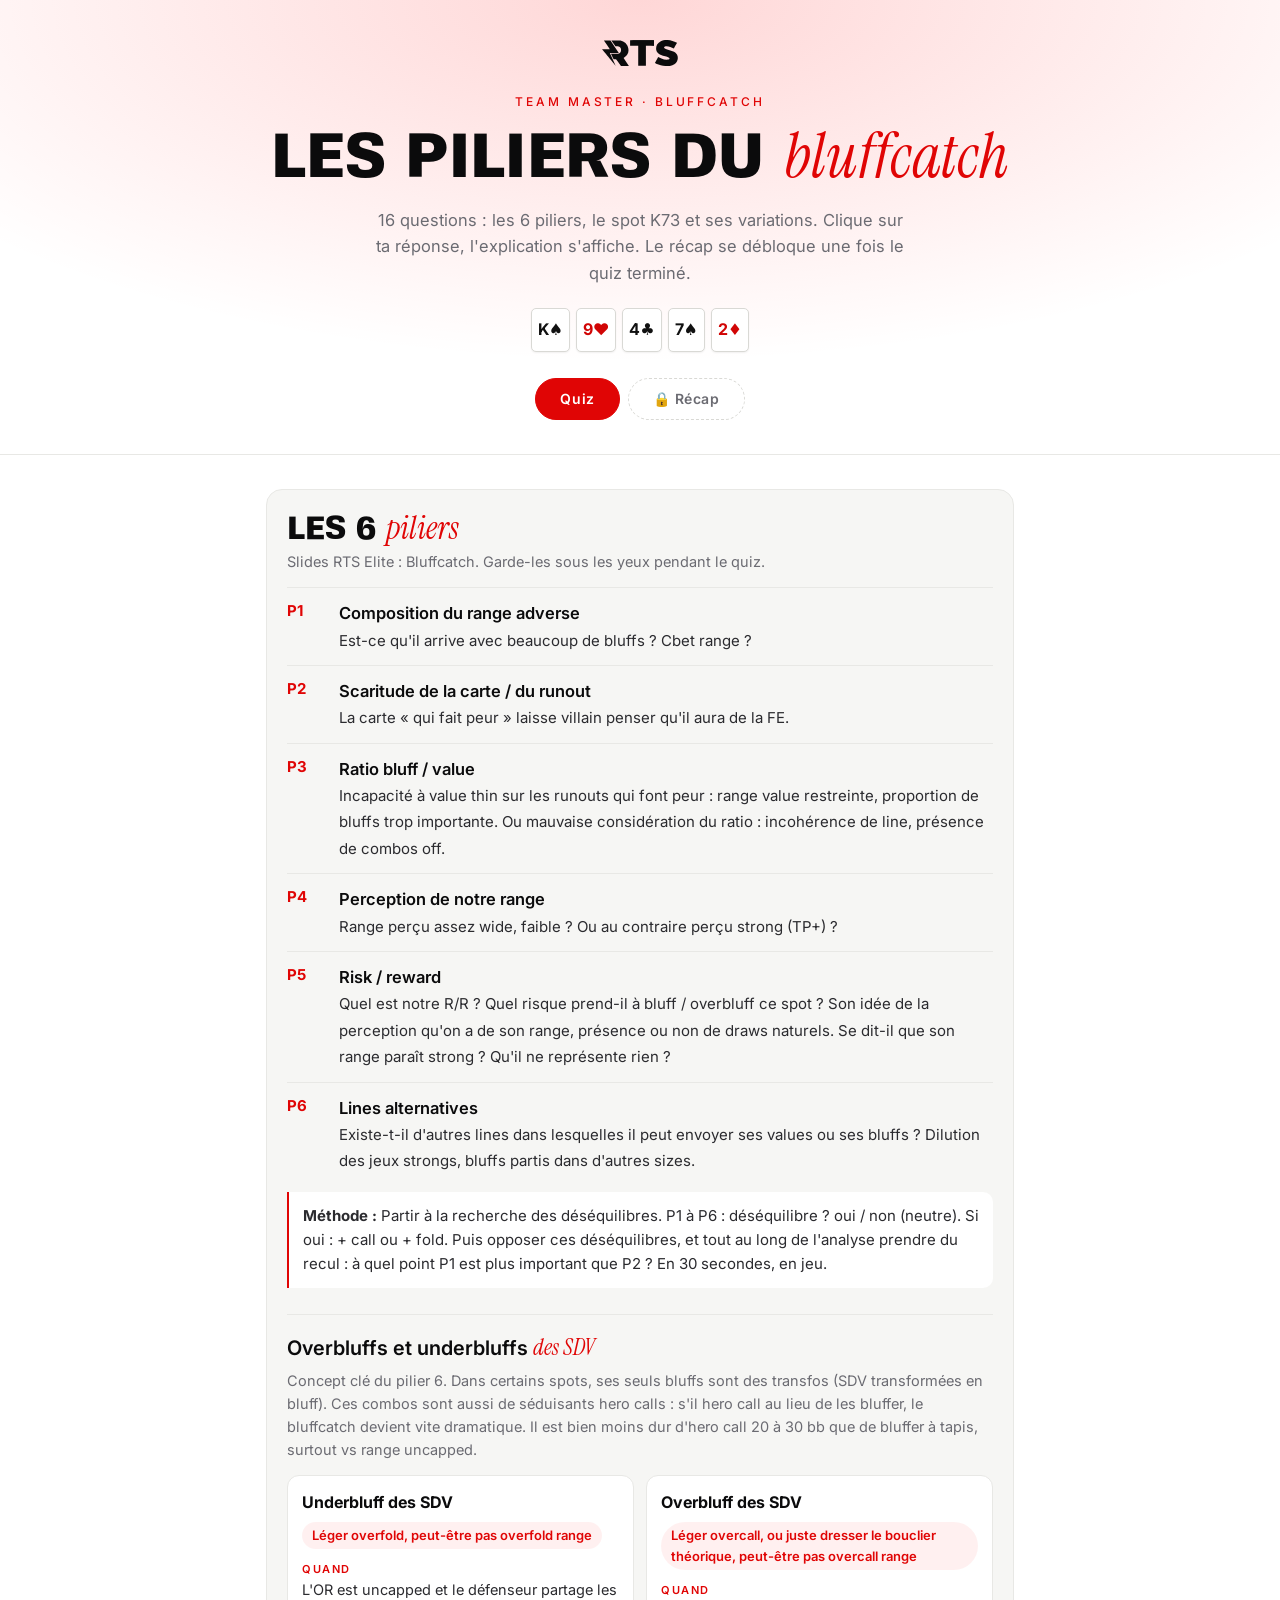
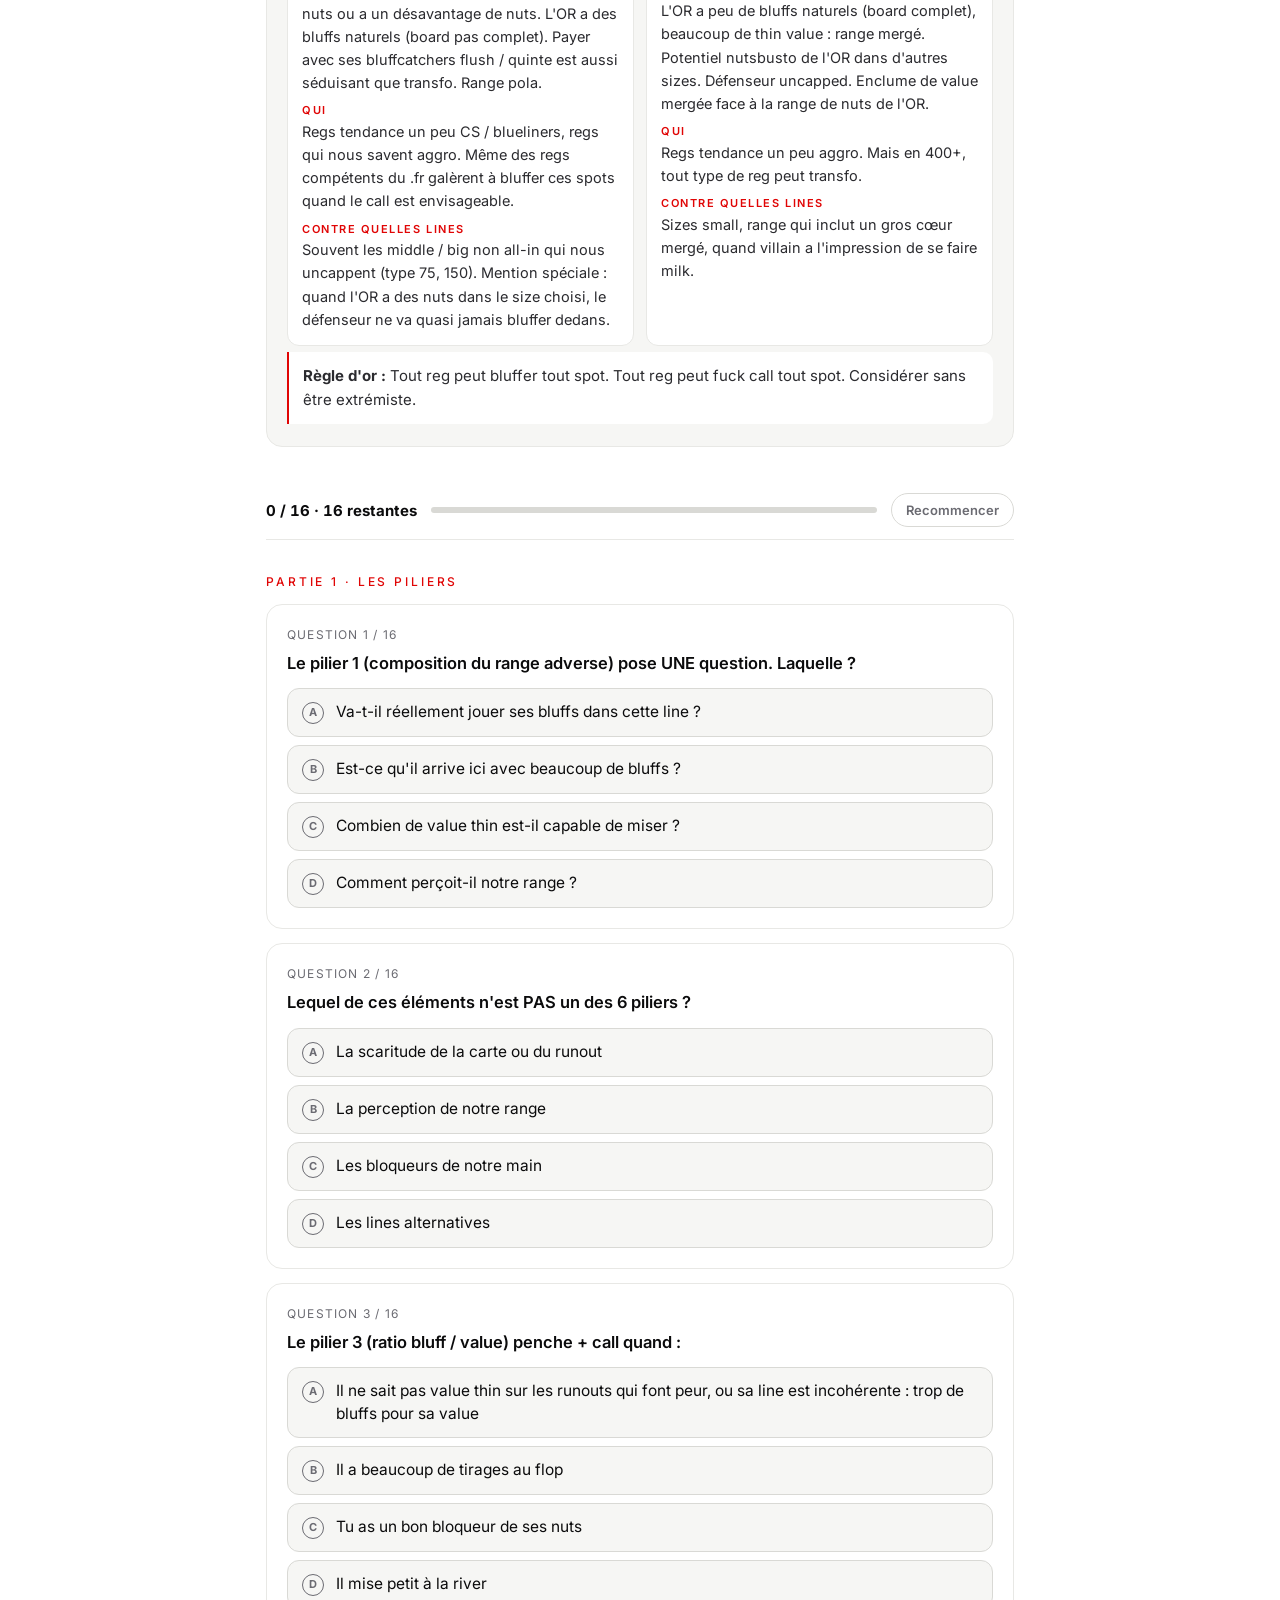
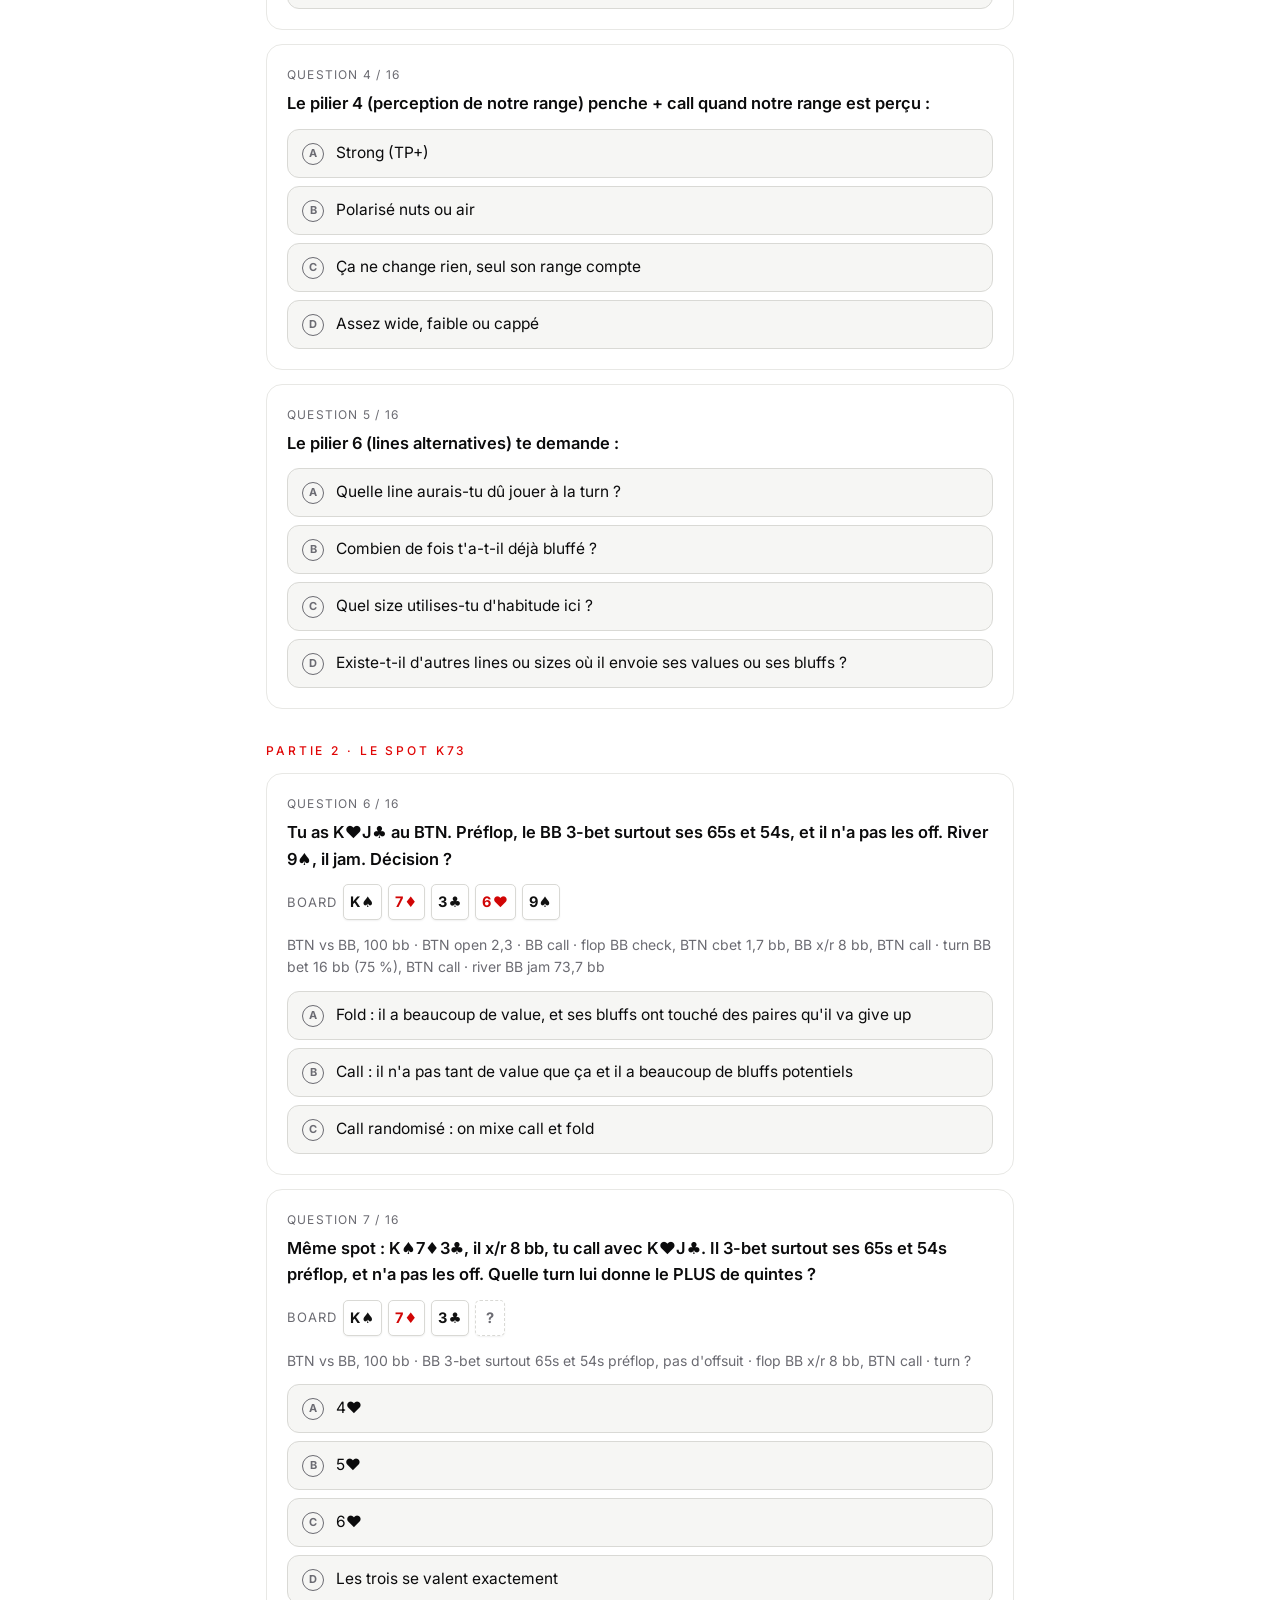
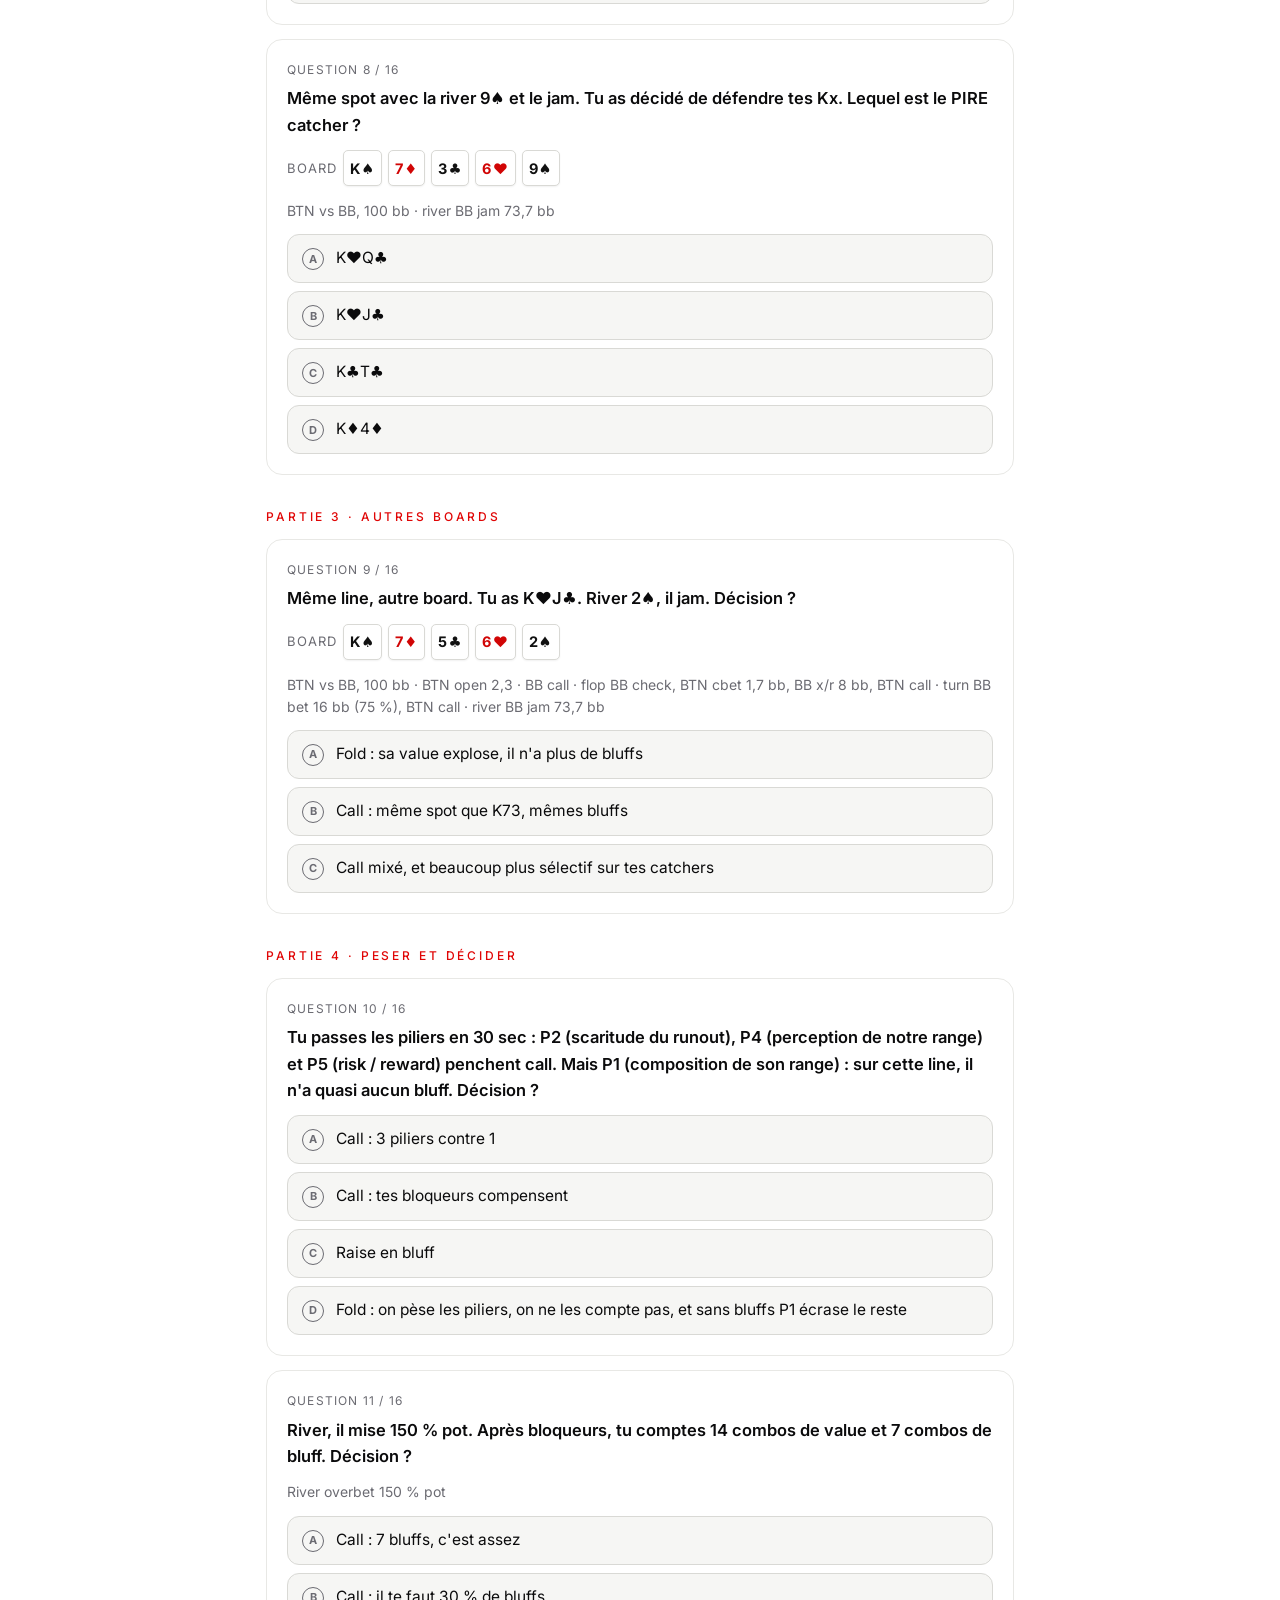
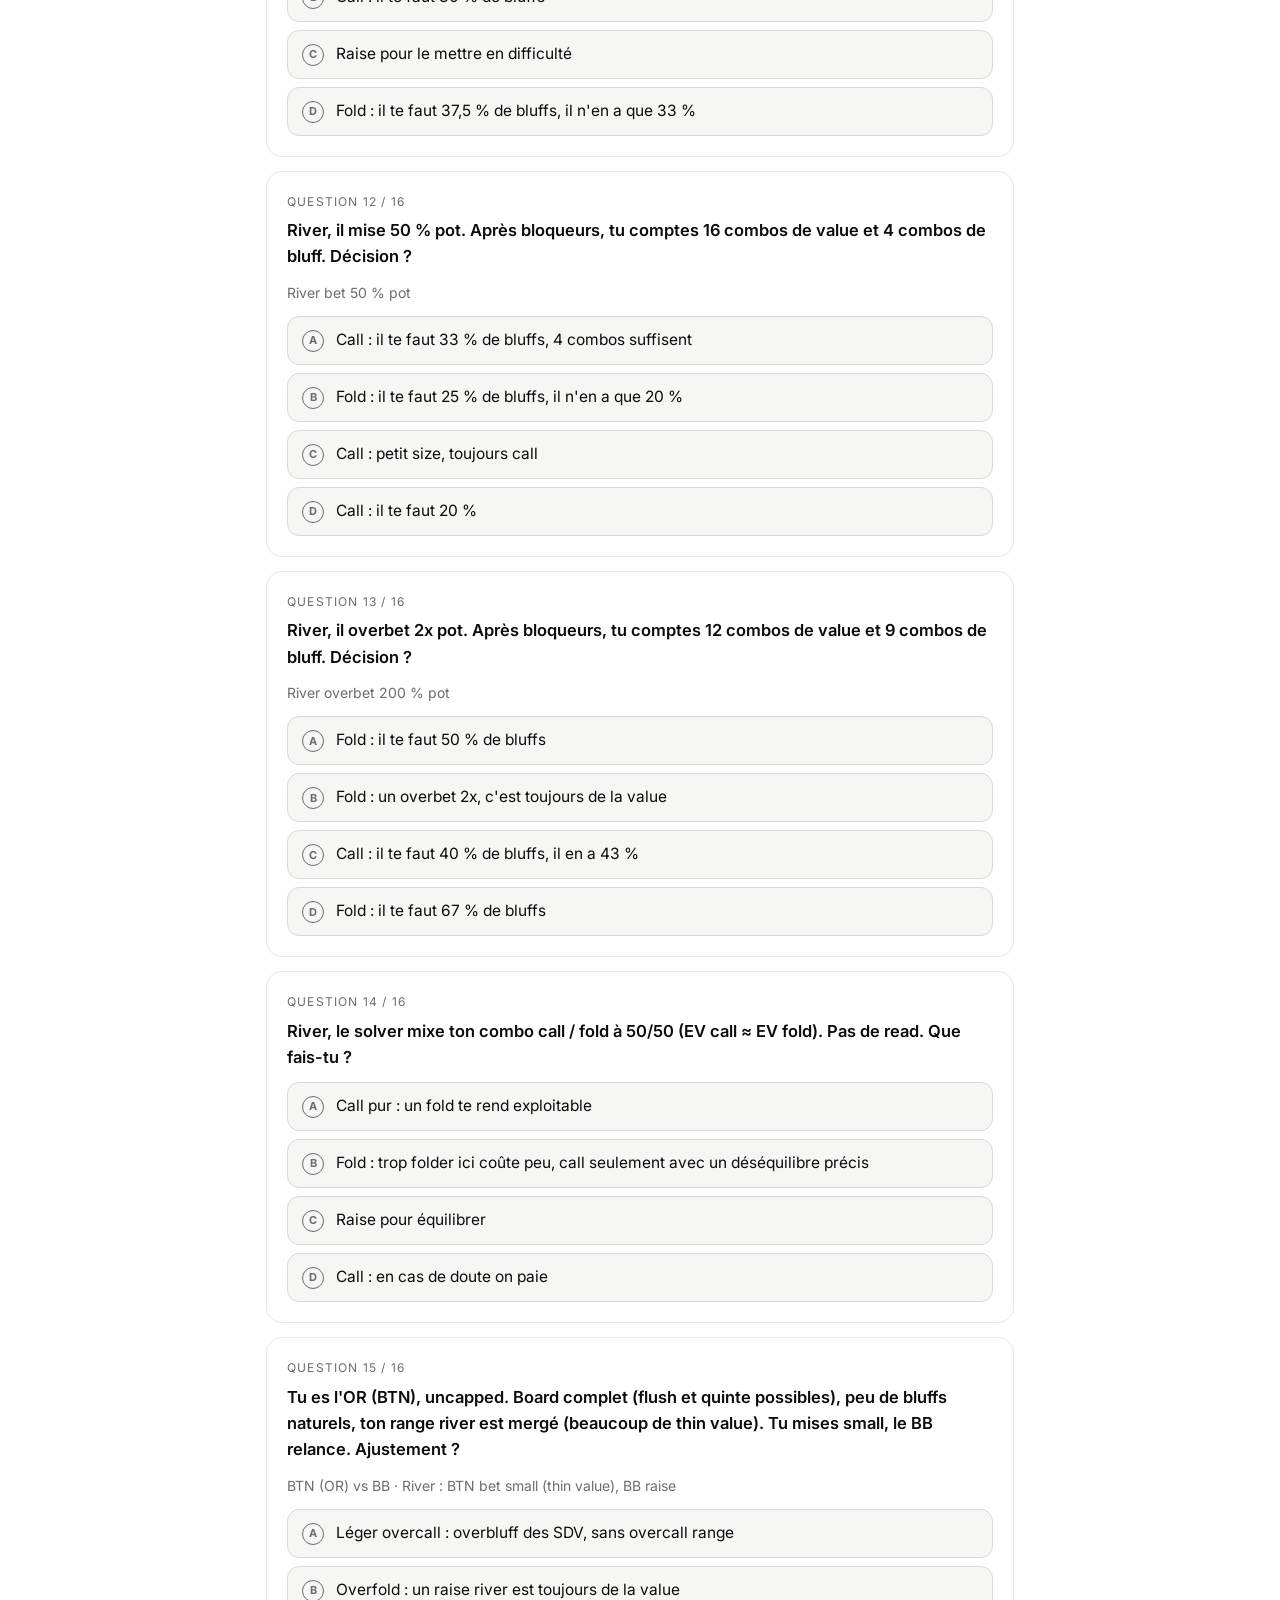
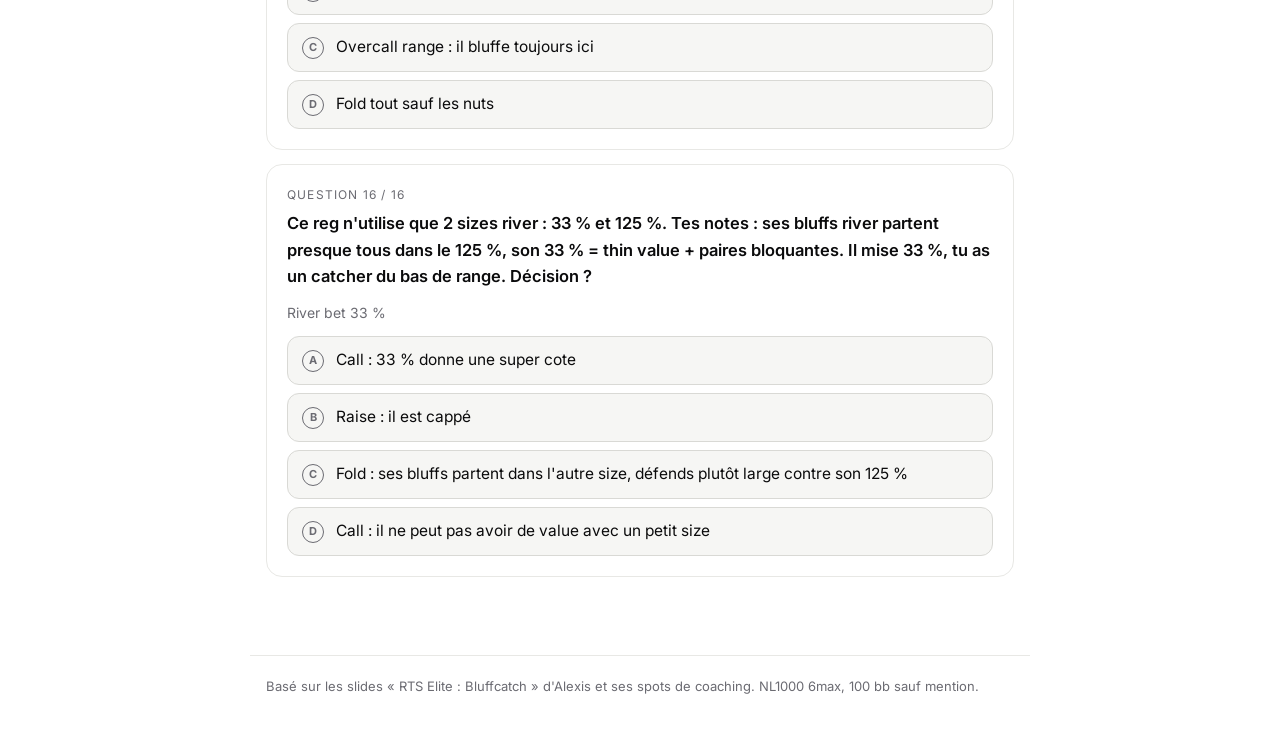
<file: quiz/bluffcatch-master/index.html>
<!doctype html>
<html lang="fr">
<head>
<meta charset="utf-8">
<meta name="viewport" content="width=device-width,initial-scale=1">
<meta name="robots" content="noindex, nofollow">
<title>Quiz Bluffcatch Master</title>
<link rel="icon" href="../../img/logo.svg">
<link rel="preconnect" href="https://fonts.googleapis.com">
<link rel="preconnect" href="https://fonts.gstatic.com" crossorigin>
<link rel="stylesheet" href="https://fonts.googleapis.com/css2?family=Inter:wght@400;500;600;700&family=Instrument+Serif:ital@0;1&display=swap">
<style>
/* Same look as the Supreme flat quiz: white, thin lines, RTS red as accent.
   Fivo for titles (no digits in Fivo: its "1" looks like "l"), Instrument Serif italic for accents, Inter for text. */
@font-face { font-family: "Fivo"; src: url("../../fonts/fivo-sans-modern-heavy.otf") format("opentype"); font-weight: 800; font-display: swap; }
:root {
  --bg: #ffffff; --surface: #ffffff; --surface-2: #f6f6f4; --line: #e8e8e5; --line-2: #d9d9d5;
  --ink: #0b0b0c; --muted: #6b6b72; --soft-ink: #2b2b2f;
  --red: #e00505; --red-dark: #b80404; --red-soft: rgba(253, 6, 6, .06);
  --ok: #17924f; --ok-soft: rgba(23, 146, 79, .08);
  --head: "Fivo", "Inter", system-ui, sans-serif;
  --serif: "Instrument Serif", Georgia, serif;
  --body: "Inter", system-ui, -apple-system, sans-serif;
  color-scheme: light;
}
* { box-sizing: border-box; }
body { margin: 0; background: var(--bg); color: var(--ink); font: 400 16.5px/1.6 var(--body); -webkit-font-smoothing: antialiased; }
.wrap { max-width: 780px; margin: 0 auto; padding-inline: 16px; }

header.hero { padding-block: 40px 34px; border-bottom: 1px solid var(--line); background: radial-gradient(ellipse 85% 100% at 50% 0%, rgba(253,6,6,.16), rgba(253,6,6,.05) 55%, transparent 80%); text-align: center; }
.logo { height: 26px; width: auto; display: block; margin: 0 auto 30px; }
.eyebrow { font: 500 12px/1 var(--body); letter-spacing: .24em; text-transform: uppercase; color: var(--red); }
h1 { font-family: var(--head); font-weight: 800; text-transform: uppercase; font-size: clamp(36px, 8vw, 62px); line-height: .98; margin: 18px 0 16px; letter-spacing: .005em; text-wrap: balance; }
h1 em, h2 em { font-family: var(--serif); font-style: italic; font-weight: 400; text-transform: none; color: var(--red); letter-spacing: 0; }
.lede { margin: 0 auto; max-width: 54ch; color: var(--muted); }
.cards-deco { display: flex; gap: 6px; margin-top: 22px; flex-wrap: wrap; justify-content: center; }

.pc { display: inline-flex; align-items: center; justify-content: center; min-width: 34px; height: 44px; padding: 0 6px; border-radius: 5px; background: #fff; color: #111; border: 1px solid #d9d9d5; box-shadow: 0 1px 2px rgba(0,0,0,.06); font-family: var(--body); font-weight: 700; font-size: 16px; }
.pc.r { color: #d10505; }
.pc.sm { min-width: 30px; height: 36px; font-size: 14.5px; }
.pc.unk { color: var(--muted); border-style: dashed; }

nav.tabs { display: flex; gap: 8px; margin-top: 26px; justify-content: center; flex-wrap: wrap; }
nav.tabs button { font: 600 14px/1 var(--body); letter-spacing: .04em; padding: 13px 24px; border-radius: 999px; border: 1px solid var(--line-2); background: transparent; color: var(--ink); cursor: pointer; transition: background .2s, border-color .2s; }
nav.tabs button:hover { border-color: var(--red); }
nav.tabs button[aria-selected="true"] { background: var(--red); border-color: var(--red); color: #fff; }
nav.tabs button:disabled { color: var(--muted); border-style: dashed; cursor: not-allowed; }
nav.tabs button:disabled:hover { border-color: var(--line-2); }
button:focus-visible { outline: 2px solid var(--red); outline-offset: 3px; }

main { padding-block: 34px 64px; }
h2 { font-family: var(--head); font-weight: 800; text-transform: uppercase; font-size: clamp(28px, 5vw, 40px); line-height: 1; margin: 0 0 12px; }
.sub { color: var(--muted); margin: 0 0 22px; }

.session { border-top: 1px solid var(--line); padding-block: 24px; display: grid; grid-template-columns: 104px 1fr; gap: 18px; }
.session:first-of-type { border-top: 0; }
.date { font: 600 12px/1.4 var(--body); color: var(--red); letter-spacing: .14em; padding-top: 4px; }
.session h3 { font: 600 19px/1.3 var(--body); letter-spacing: -.01em; margin: 0 0 10px; }
.session ul { margin: 0; padding-left: 18px; display: grid; gap: 7px; color: var(--soft-ink); }
.session li::marker { color: var(--red); }
.next { margin-top: 18px; border: 1px solid var(--red); background: var(--red-soft); border-radius: 14px; padding: 16px 18px; }
.next b { color: var(--red); }
.start-btn { margin-top: 24px; font: 600 14px/1 var(--body); letter-spacing: .04em; padding: 17px 34px; border-radius: 999px; border: 0; background: var(--red); color: #fff; cursor: pointer; }
.start-btn:hover { background: var(--red-dark); }
.final .start-btn { margin-top: 18px; }

.scorebar { position: sticky; top: 0; z-index: 5; background: rgba(255,255,255,.9); backdrop-filter: blur(16px); -webkit-backdrop-filter: blur(16px); padding-block: 12px; border-bottom: 1px solid var(--line); margin-bottom: 18px; display: flex; align-items: center; gap: 14px; flex-wrap: wrap; }
.score { font: 700 15px var(--body); font-variant-numeric: tabular-nums; }
.meter { flex: 1 1 160px; height: 6px; background: var(--line-2); border-radius: 99px; overflow: hidden; display: flex; }
.meter i { display: block; height: 100%; }
.meter .g { background: var(--ok); } .meter .b { background: var(--red); }
.reset { font: 600 13px var(--body); background: transparent; border: 1px solid var(--line-2); color: var(--muted); padding: 8px 14px; border-radius: 999px; cursor: pointer; }
.reset:hover { border-color: var(--red); color: var(--ink); }

.part { font: 500 12px/1.3 var(--body); letter-spacing: .24em; text-transform: uppercase; color: var(--red); margin: 34px 0 14px; }
.q { background: var(--surface); border: 1px solid var(--line); border-radius: 16px; padding: 20px; margin-bottom: 14px; }
.q .num { font-size: 12px; letter-spacing: .1em; text-transform: uppercase; color: var(--muted); }
.q p.stem { font-weight: 600; margin: 6px 0 12px; }
.q .line { font-size: 14px; color: var(--muted); margin: 0 0 12px; }
.q .spot { display: flex; gap: 6px; align-items: center; flex-wrap: wrap; margin: 0 0 14px; font-size: 13px; color: var(--muted); letter-spacing: .08em; text-transform: uppercase; }
.opts { display: grid; gap: 8px; }
.opt { display: flex; gap: 12px; align-items: flex-start; text-align: left; width: 100%; font: 400 15.5px/1.45 var(--body); color: var(--ink); background: var(--surface-2); border: 1px solid var(--line-2); border-radius: 12px; padding: 12px 14px; cursor: pointer; }
.opt:hover:not(:disabled) { border-color: var(--red); }
.opt .box { flex: 0 0 22px; height: 22px; border-radius: 50%; border: 1.5px solid var(--muted); display: grid; place-items: center; font-size: 11px; font-weight: 700; color: var(--muted); margin-top: 1px; }
.opt:disabled { cursor: default; }
.opt.correct { background: var(--ok-soft); border-color: var(--ok); }
.opt.correct .box { background: var(--ok); border-color: var(--ok); color: #fff; }
.opt.wrong { background: var(--red-soft); border-color: var(--red); }
.opt.wrong .box { background: var(--red); border-color: var(--red); color: #fff; }
.opt.dim { opacity: .45; }
.why { margin-top: 12px; padding: 12px 14px; border-left: 2px solid var(--red); background: var(--surface-2); border-radius: 0 10px 10px 0; font-size: 15px; color: var(--soft-ink); }
.why b { color: var(--ink); }
.why .src { display: block; margin-top: 6px; font-size: 12.5px; color: var(--muted); }

.final { border: 1px solid var(--red); background: var(--red-soft); border-radius: 16px; padding: 24px; margin-top: 24px; text-align: center; }
.final h3 { font: 700 26px/1.2 var(--body); margin: 0 0 6px; }
.final p { margin: 0; color: var(--soft-ink); }
footer { color: var(--muted); font-size: 13px; padding-block: 0 40px; border-top: 1px solid var(--line); padding-top: 20px; }

.pillars { border: 1px solid var(--line); border-radius: 16px; padding: 22px 20px 8px; margin-bottom: 34px; background: var(--surface-2); }
.pillars h2 { font-size: clamp(24px, 4.4vw, 32px); margin-bottom: 4px; }
.pillars .sub { margin-bottom: 14px; font-size: 14.5px; }
.pil { display: grid; grid-template-columns: 40px 1fr; gap: 12px; padding-block: 12px; border-top: 1px solid var(--line); }
.pil .n { font: 700 15px/1.4 var(--body); color: var(--red); }
.pil b { display: block; font-weight: 600; }
.pil span { color: var(--soft-ink); font-size: 15px; }
.sdv-h { font: 600 20px/1.3 var(--body); margin: 26px 0 6px; padding-top: 18px; border-top: 1px solid var(--line); }
.sdv-h em { font-family: var(--serif); font-style: italic; font-weight: 400; color: var(--red); font-size: 23px; }
.sdv { display: grid; grid-template-columns: 1fr 1fr; gap: 12px; margin-bottom: 4px; }
.case { background: var(--surface); border: 1px solid var(--line); border-radius: 12px; padding: 14px; font-size: 14.5px; color: var(--soft-ink); }
.case > b { font-size: 16px; color: var(--ink); }
.case .adj { display: inline-block; margin: 6px 0 4px; padding: 3px 10px; border-radius: 99px; background: var(--red-soft); color: var(--red); font-weight: 600; font-size: 13px; }
.case p { margin: 8px 0 0; }
.case p span { display: block; font-size: 11px; letter-spacing: .14em; text-transform: uppercase; color: var(--red); font-weight: 600; }
@media (max-width: 640px) { .sdv { grid-template-columns: 1fr; } }
.method { margin: 6px 0 14px; padding: 12px 14px; border-left: 2px solid var(--red); background: var(--surface); border-radius: 0 10px 10px 0; font-size: 15px; color: var(--soft-ink); }

@media (max-width: 560px) { .session { grid-template-columns: 1fr; gap: 6px; } }
@media (prefers-reduced-motion: no-preference) { .opt { transition: border-color .15s, background .15s; } .meter i { transition: width .25s; } }
</style>
</head>
<body>

<header class="hero">
  <div class="wrap">
    <img class="logo" src="logo-dark.svg" alt="RTS">
    <div class="eyebrow">Team Master · Bluffcatch</div>
    <h1>Les piliers du <em>bluffcatch</em></h1>
    <p class="lede">16 questions : les 6 piliers, le spot K73 et ses variations. Clique sur ta réponse, l'explication s'affiche. Le récap se débloque une fois le quiz terminé.</p>
    <div class="cards-deco" aria-hidden="true">
      <span class="pc">K♠</span><span class="pc r">9♥</span><span class="pc">4♣</span><span class="pc">7♠</span><span class="pc r">2♦</span>
    </div>
    <nav class="tabs" role="tablist">
      <button role="tab" id="tab-quiz" aria-selected="true" data-view="quiz">Quiz</button>
      <button role="tab" id="tab-recap" aria-selected="false" data-view="recap" disabled>🔒 Récap</button>
    </nav>
  </div>
</header>

<main class="wrap">
  <section class="pillars" aria-label="Les 6 piliers"><h2>Les 6 <em>piliers</em></h2><p class='sub'>Slides RTS Elite : Bluffcatch. Garde-les sous les yeux pendant le quiz.</p><div class='pil'><div class='n'>P1</div><div><b>Composition du range adverse</b><span>Est-ce qu&#x27;il arrive avec beaucoup de bluffs ? Cbet range ?</span></div></div><div class='pil'><div class='n'>P2</div><div><b>Scaritude de la carte / du runout</b><span>La carte « qui fait peur » laisse villain penser qu&#x27;il aura de la FE.</span></div></div><div class='pil'><div class='n'>P3</div><div><b>Ratio bluff / value</b><span>Incapacité à value thin sur les runouts qui font peur : range value restreinte, proportion de bluffs trop importante. Ou mauvaise considération du ratio : incohérence de line, présence de combos off.</span></div></div><div class='pil'><div class='n'>P4</div><div><b>Perception de notre range</b><span>Range perçu assez wide, faible ? Ou au contraire perçu strong (TP+) ?</span></div></div><div class='pil'><div class='n'>P5</div><div><b>Risk / reward</b><span>Quel est notre R/R ? Quel risque prend-il à bluff / overbluff ce spot ? Son idée de la perception qu&#x27;on a de son range, présence ou non de draws naturels. Se dit-il que son range paraît strong ? Qu&#x27;il ne représente rien ?</span></div></div><div class='pil'><div class='n'>P6</div><div><b>Lines alternatives</b><span>Existe-t-il d&#x27;autres lines dans lesquelles il peut envoyer ses values ou ses bluffs ? Dilution des jeux strongs, bluffs partis dans d&#x27;autres sizes.</span></div></div><div class='method'><b>Méthode :</b> Partir à la recherche des déséquilibres. P1 à P6 : déséquilibre ? oui / non (neutre). Si oui : + call ou + fold. Puis opposer ces déséquilibres, et tout au long de l&#x27;analyse prendre du recul : à quel point P1 est plus important que P2 ? En 30 secondes, en jeu.</div><h3 class='sdv-h'>Overbluffs et underbluffs <em>des SDV</em></h3><p class='sub'>Concept clé du pilier 6. Dans certains spots, ses seuls bluffs sont des transfos (SDV transformées en bluff). Ces combos sont aussi de séduisants hero calls : s&#x27;il hero call au lieu de les bluffer, le bluffcatch devient vite dramatique. Il est bien moins dur d&#x27;hero call 20 à 30 bb que de bluffer à tapis, surtout vs range uncapped.</p><div class='sdv'><div class='case'><b>Underbluff des SDV</b><div class='adj'>Léger overfold, peut-être pas overfold range</div><p><span>Quand</span>L&#x27;OR est uncapped et le défenseur partage les nuts ou a un désavantage de nuts. L&#x27;OR a des bluffs naturels (board pas complet). Payer avec ses bluffcatchers flush / quinte est aussi séduisant que transfo. Range pola.</p><p><span>Qui</span>Regs tendance un peu CS / blueliners, regs qui nous savent aggro. Même des regs compétents du .fr galèrent à bluffer ces spots quand le call est envisageable.</p><p><span>Contre quelles lines</span>Souvent les middle / big non all-in qui nous uncappent (type 75, 150). Mention spéciale : quand l&#x27;OR a des nuts dans le size choisi, le défenseur ne va quasi jamais bluffer dedans.</p></div><div class='case'><b>Overbluff des SDV</b><div class='adj'>Léger overcall, ou juste dresser le bouclier théorique, peut-être pas overcall range</div><p><span>Quand</span>L&#x27;OR a peu de bluffs naturels (board complet), beaucoup de thin value : range mergé. Potentiel nutsbusto de l&#x27;OR dans d&#x27;autres sizes. Défenseur uncapped. Enclume de value mergée face à la range de nuts de l&#x27;OR.</p><p><span>Qui</span>Regs tendance un peu aggro. Mais en 400+, tout type de reg peut transfo.</p><p><span>Contre quelles lines</span>Sizes small, range qui inclut un gros cœur mergé, quand villain a l&#x27;impression de se faire milk.</p></div></div><div class='method'><b>Règle d'or :</b> Tout reg peut bluffer tout spot. Tout reg peut fuck call tout spot. Considérer sans être extrémiste.</div></section>

  <section id="view-recap" hidden>
    <h2>Ce qu'il faut <em>retenir</em></h2>
    <p class="sub">Même line, même turn, conclusion inverse : tout part de la composition de son range, et elle commence au préflop.</p>

    <div class="session">
      <div class="date">LE SPOT K73</div>
      <div>
        <h3>Une carte qui fait peur sans rien lui donner</h3>
        <ul>
          <li>Il 3-bet surtout ses 65s et 54s et n'a pas les off : la turn 6 ne lui donne quasi aucune quinte. Elle fait peur (P2), ses gutshots (64s surtout) touchent une paire et continuent.</li>
          <li>River 9 : tout rate, sa paire de 6 ne gagne quasi jamais. Il ne la give up pas, il la transfo. <b>Call.</b></li>
          <li>La turn qui lui donne le plus de quintes est la 5 (64s). Mais dans les trois cas, peu de quintes : tout part du préflop.</li>
          <li>Ton catcher : celui qui ne bloque pas ses bluffs. K4 bloque 64s, KJ ne bloque rien.</li>
          <li>Sur K75, la 6 complète bien plus de quintes (98 suited et off, 43s, 84s). <b>Plus sélectif sur tes catchers</b>, et la grosse décision se prend à la turn.</li>
        </ul>
      </div>
    </div>

    <div class="session">
      <div class="date">PILIER 6</div>
      <div>
        <h3>Overbluffs et underbluffs des SDV</h3>
        <ul>
          <li>Underbluff : OR uncapped, board pas complet (bluffs naturels), relance middle/big ou all-in non nuts. Regs CS, blueliners, ou qui nous savent aggro. <b>Léger overfold.</b></li>
          <li>Overbluff : board complet, OR mergé avec beaucoup de thin value, sizes small, il se sent milk. Regs aggro, et en 400+ tout type de reg. <b>Léger overcall.</b></li>
          <li>Tout reg peut bluffer tout spot. Tout reg peut fuck call tout spot. Considérer sans être extrémiste.</li>
        </ul>
      </div>
    </div>

    <div class="next"><b>Entraînement :</b> applique les piliers vite sur solver, puis en 30 secondes en jeu.</div>
    <button class="start-btn" id="go-quiz">Revoir mes réponses</button>
  </section>

  <section id="view-quiz">
    <div class="scorebar">
      <span class="score" id="score">0 / 16</span>
      <div class="meter" aria-hidden="true"><i class="g" id="m-g" style="width:0%"></i><i class="b" id="m-b" style="width:0%"></i></div>
      <button class="reset" id="reset">Recommencer</button>
    </div>
    <div id="quiz"></div>
    <div class="final" id="final" hidden>
      <h3 id="final-title"></h3>
      <p id="final-text"></p>
      <button class="start-btn" id="go-recap">Voir le récap</button>
    </div>
  </section>
</main>

<footer class="wrap">Basé sur les slides « RTS Elite : Bluffcatch » d'Alexis et ses spots de coaching. NL1000 6max, 100 bb sauf mention.</footer>

<script>
const PARTS = [
 {
  "title": "Partie 1 · Les piliers",
  "qs": [
   {
    "stem": "Le pilier 1 (composition du range adverse) pose UNE question. Laquelle ?",
    "line": "",
    "board": [],
    "opts": [
     "Va-t-il réellement jouer ses bluffs dans cette line ?",
     "Est-ce qu'il arrive ici avec beaucoup de bluffs ?",
     "Combien de value thin est-il capable de miser ?",
     "Comment perçoit-il notre range ?"
    ],
    "a": 1,
    "why": "P1 = est-ce qu'il arrive avec beaucoup de bluffs (cbet range, x/r larges...). S'il les joue vraiment, c'est le risk/reward (P5) et les lines alternatives (P6). Sa value thin, c'est P3. Notre range perçu, c'est P4.",
    "src": "Slides RTS Elite : Bluffcatch, rappel des piliers"
   },
   {
    "stem": "Lequel de ces éléments n'est PAS un des 6 piliers ?",
    "line": "",
    "board": [],
    "opts": [
     "La scaritude de la carte ou du runout",
     "La perception de notre range",
     "Les bloqueurs de notre main",
     "Les lines alternatives"
    ],
    "a": 2,
    "why": "Les 6 piliers : composition du range adverse, scaritude du runout, ratio bluff / value, perception de notre range, risk / reward, lines alternatives. Les bloqueurs servent à choisir quel catcher payer, une fois que les piliers ont dit call.",
    "src": "Slides RTS Elite : Bluffcatch, rappel des piliers"
   },
   {
    "stem": "Le pilier 3 (ratio bluff / value) penche + call quand :",
    "line": "",
    "board": [],
    "opts": [
     "Il ne sait pas value thin sur les runouts qui font peur, ou sa line est incohérente : trop de bluffs pour sa value",
     "Il a beaucoup de tirages au flop",
     "Tu as un bon bloqueur de ses nuts",
     "Il mise petit à la river"
    ],
    "a": 0,
    "why": "P3 : incapacité à value thin sur les runouts qui font peur = range value restreinte, donc proportion de bluffs trop importante. Ou mauvaise considération du ratio : incohérence de line, présence de combos off (= il ne voit pas ce déséquilibre).",
    "src": "Slides RTS Elite : Bluffcatch, P3"
   },
   {
    "stem": "Le pilier 4 (perception de notre range) penche + call quand notre range est perçu :",
    "line": "",
    "board": [],
    "opts": [
     "Strong (TP+)",
     "Polarisé nuts ou air",
     "Ça ne change rien, seul son range compte",
     "Assez wide, faible ou cappé"
    ],
    "a": 3,
    "why": "Range perçu wide, faible ou cappé : il pense avoir de la FE, il bluffe plus. Range perçu strong (TP+) : il bluffe moins, P4 penche fold.",
    "src": "Slides RTS Elite : Bluffcatch, P4"
   },
   {
    "stem": "Le pilier 6 (lines alternatives) te demande :",
    "line": "",
    "board": [],
    "opts": [
     "Quelle line aurais-tu dû jouer à la turn ?",
     "Combien de fois t'a-t-il déjà bluffé ?",
     "Quel size utilises-tu d'habitude ici ?",
     "Existe-t-il d'autres lines ou sizes où il envoie ses values ou ses bluffs ?"
    ],
    "a": 3,
    "why": "P6 : si ses jeux strongs ou ses bluffs partent dans d'autres lines (autre size, check-call au lieu de x/r...), la line qu'il joue s'en trouve diluée ou vidée. C'est de là que vient le concept des overbluffs / underbluffs des SDV.",
    "src": "Slides RTS Elite : Bluffcatch, P6"
   }
  ]
 },
 {
  "title": "Partie 2 · Le spot K73",
  "qs": [
   {
    "stem": "Tu as K♥J♣ au BTN. Préflop, le BB 3-bet surtout ses 65s et 54s, et il n'a pas les off. River 9♠, il jam. Décision ?",
    "line": "BTN vs BB, 100 bb · BTN open 2,3 · BB call · flop BB check, BTN cbet 1,7 bb, BB x/r 8 bb, BTN call · turn BB bet 16 bb (75 %), BTN call · river BB jam 73,7 bb",
    "board": [
     "K♠",
     "7♦",
     "3♣",
     "6♥",
     "9♠"
    ],
    "opts": [
     "Fold : il a beaucoup de value, et ses bluffs ont touché des paires qu'il va give up",
     "Call : il n'a pas tant de value que ça et il a beaucoup de bluffs potentiels",
     "Call randomisé : on mixe call et fold"
    ],
    "a": 1,
    "why": "La clé : pas de 54s dans son range (il les 3-bet), donc la 6 ne lui donne quasi aucune quinte. Elle fait peur (P2) sans rien lui apporter. Ses gutshots du x/r (64s surtout, quelques 65s) touchent une paire de 6 + gutshot à la turn et continuent. River 9 : tout rate. Sa paire de 6 ne gagne quasi jamais contre ta range qui a payé x/r et turn : il ne la give up pas, il la transfo. Sa value : sets 77 et 33, K7, K3, 73s. P1 + call. Jam 73,7 bb dans 53,1 bb : il te faut environ 37 %.",
    "src": "Spot d'Alexis, coaching Master"
   },
   {
    "stem": "Même spot : K♠7♦3♣, il x/r 8 bb, tu call avec K♥J♣. Il 3-bet surtout ses 65s et 54s préflop, et n'a pas les off. Quelle turn lui donne le PLUS de quintes ?",
    "line": "BTN vs BB, 100 bb · BB 3-bet surtout 65s et 54s préflop, pas d'offsuit · flop BB x/r 8 bb, BTN call · turn ?",
    "board": [
     "K♠",
     "7♦",
     "3♣",
     "?"
    ],
    "opts": [
     "4♥",
     "5♥",
     "6♥",
     "Les trois se valent exactement"
    ],
    "a": 1,
    "why": "La 5 fait rentrer 64s, qu'il flat et x/r au flop. La 4 ne complète que 65s et la 6 que 54s : il les 3-bet surtout préflop. Et pas d'offsuit dans son range de flat, donc dans les trois cas il a peu de quintes. Ce qui compte : ses combos de quinte partent du préflop (P1).",
    "src": "Variation du spot d'Alexis"
   },
   {
    "stem": "Même spot avec la river 9♠ et le jam. Tu as décidé de défendre tes Kx. Lequel est le PIRE catcher ?",
    "line": "BTN vs BB, 100 bb · river BB jam 73,7 bb",
    "board": [
     "K♠",
     "7♦",
     "3♣",
     "6♥",
     "9♠"
    ],
    "opts": [
     "K♥Q♣",
     "K♥J♣",
     "K♣T♣",
     "K♦4♦"
    ],
    "a": 3,
    "why": "Son principal bluff est 64s (il 3-bet surtout 65s et 54s). K♦4♦ enlève 6♦4♦ : 1 de ses 3 combos de 64s. Moins de bluffs dans son range (P1). KQ, KJ et KT ne bloquent rien de ses bluffs. Une fois que les piliers disent call, choisis tes catchers par ce qu'ils bloquent.",
    "src": "Variation du spot d'Alexis"
   }
  ]
 },
 {
  "title": "Partie 3 · Autres boards",
  "qs": [
   {
    "stem": "Même line, autre board. Tu as K♥J♣. River 2♠, il jam. Décision ?",
    "line": "BTN vs BB, 100 bb · BTN open 2,3 · BB call · flop BB check, BTN cbet 1,7 bb, BB x/r 8 bb, BTN call · turn BB bet 16 bb (75 %), BTN call · river BB jam 73,7 bb",
    "board": [
     "K♠",
     "7♦",
     "5♣",
     "6♥",
     "2♠"
    ],
    "opts": [
     "Fold : sa value explose, il n'a plus de bluffs",
     "Call : même spot que K73, mêmes bluffs",
     "Call mixé, et beaucoup plus sélectif sur tes catchers"
    ],
    "a": 2,
    "why": "Ici la 6 complète beaucoup plus de quintes : 98 (suited ET off), 43s, 84s, plus les doubles paires 76 et 65. Il peut encore bluffer, donc pas forcément fold 100 %, mais on devient beaucoup plus précautionneux et sélectif sur les catchers. La vraie grosse décision se prend à la turn. Même line qu'à K73, mais la composition de son range (P1) et ses combos off (P3) changent tout.",
    "src": "Variation du spot d'Alexis"
   }
  ]
 },
 {
  "title": "Partie 4 · Peser et décider",
  "qs": [
   {
    "stem": "Tu passes les piliers en 30 sec : P2 (scaritude du runout), P4 (perception de notre range) et P5 (risk / reward) penchent call. Mais P1 (composition de son range) : sur cette line, il n'a quasi aucun bluff. Décision ?",
    "line": "",
    "board": [],
    "opts": [
     "Call : 3 piliers contre 1",
     "Call : tes bloqueurs compensent",
     "Raise en bluff",
     "Fold : on pèse les piliers, on ne les compte pas, et sans bluffs P1 écrase le reste"
    ],
    "a": 3,
    "why": "On oppose les déséquilibres et on prend du recul : à quel point P1 est plus important que P2 ? S'il n'arrive pas avec des bluffs, les autres piliers n'ont rien à exploiter. Fold.",
    "src": "Slides RTS Elite : Bluffcatch, méthode"
   },
   {
    "stem": "River, il mise 150 % pot. Après bloqueurs, tu comptes 14 combos de value et 7 combos de bluff. Décision ?",
    "line": "River overbet 150 % pot",
    "board": [],
    "opts": [
     "Call : 7 bluffs, c'est assez",
     "Call : il te faut 30 % de bluffs",
     "Raise pour le mettre en difficulté",
     "Fold : il te faut 37,5 % de bluffs, il n'en a que 33 %"
    ],
    "a": 3,
    "why": "Notre R/R : call de 1,5 pour gagner 2,5, il te faut 1,5 / 4 = 37,5 %. Ses bluffs : 7 / 21 = 33 %. Fold. Le même ratio face à 75 % pot (il te faut 30 %) serait un call.",
    "src": "Slides RTS Elite : Bluffcatch, P5"
   },
   {
    "stem": "River, il mise 50 % pot. Après bloqueurs, tu comptes 16 combos de value et 4 combos de bluff. Décision ?",
    "line": "River bet 50 % pot",
    "board": [],
    "opts": [
     "Call : il te faut 33 % de bluffs, 4 combos suffisent",
     "Fold : il te faut 25 % de bluffs, il n'en a que 20 %",
     "Call : petit size, toujours call",
     "Call : il te faut 20 %"
    ],
    "a": 1,
    "why": "Call de 0,5 pour gagner 1,5 : il te faut 0,5 / 2 = 25 %. Ses bluffs : 4 / 20 = 20 %. Fold. Formule : bluffs nécessaires = size / (pot + 2 × size).",
    "src": "Slides RTS Elite : Bluffcatch, P5"
   },
   {
    "stem": "River, il overbet 2x pot. Après bloqueurs, tu comptes 12 combos de value et 9 combos de bluff. Décision ?",
    "line": "River overbet 200 % pot",
    "board": [],
    "opts": [
     "Fold : il te faut 50 % de bluffs",
     "Fold : un overbet 2x, c'est toujours de la value",
     "Call : il te faut 40 % de bluffs, il en a 43 %",
     "Fold : il te faut 67 % de bluffs"
    ],
    "a": 2,
    "why": "Call de 2 pour gagner 3 : il te faut 2 / 5 = 40 %. Ses bluffs : 9 / 21 = 43 %. Call, de peu. Plus le size grossit, plus il lui faut de bluffs : 33 % pot = 20 %, 50 % = 25 %, 75 % = 30 %, pot = 33 %, 150 % = 37,5 %, 2x = 40 %.",
    "src": "Slides RTS Elite : Bluffcatch, P5"
   },
   {
    "stem": "River, le solver mixe ton combo call / fold à 50/50 (EV call ≈ EV fold). Pas de read. Que fais-tu ?",
    "line": "",
    "board": [],
    "opts": [
     "Call pur : un fold te rend exploitable",
     "Fold : trop folder ici coûte peu, call seulement avec un déséquilibre précis",
     "Raise pour équilibrer",
     "Call : en cas de doute on paie"
    ],
    "a": 1,
    "why": "Avec un bluffcatch d'EV théorique proche de zéro, trop folder coûte peu. Les piliers servent justement à trouver un déséquilibre : sans déséquilibre, pas de raison de payer.",
    "src": "Alexis, coaching 2025-08-27"
   },
   {
    "stem": "Tu es l'OR (BTN), uncapped. Board complet (flush et quinte possibles), peu de bluffs naturels, ton range river est mergé (beaucoup de thin value). Tu mises small, le BB relance. Ajustement ?",
    "line": "BTN (OR) vs BB · River : BTN bet small (thin value), BB raise",
    "board": [],
    "opts": [
     "Léger overcall : overbluff des SDV, sans overcall range",
     "Overfold : un raise river est toujours de la value",
     "Overcall range : il bluffe toujours ici",
     "Fold tout sauf les nuts"
    ],
    "a": 0,
    "why": "Overbluff des SDV : board complet, OR mergé avec beaucoup de thin value, size small, le défenseur a l'impression de se faire milk et transfo ses SDV. Léger overcall, pas overcall range. L'inverse (OR uncapped, board pas complet donc bluffs naturels, relance middle/big ou all-in non nuts) = underbluff des SDV : léger overfold. Tout reg peut bluffer tout spot, tout reg peut fuck call tout spot.",
    "src": "Slides RTS Elite : Bluffcatch, overbluffs et underbluffs des SDV"
   },
   {
    "stem": "Ce reg n'utilise que 2 sizes river : 33 % et 125 %. Tes notes : ses bluffs river partent presque tous dans le 125 %, son 33 % = thin value + paires bloquantes. Il mise 33 %, tu as un catcher du bas de range. Décision ?",
    "line": "River bet 33 %",
    "board": [],
    "opts": [
     "Call : 33 % donne une super cote",
     "Raise : il est cappé",
     "Fold : ses bluffs partent dans l'autre size, défends plutôt large contre son 125 %",
     "Call : il ne peut pas avoir de value avec un petit size"
    ],
    "a": 2,
    "why": "P6 : ses bluffs partent dans un autre size, son 33 % en est vidé. Une bonne cote ne sert à rien s'il n'y a pas de bluffs à catcher (P1). À l'inverse, son 125 % concentre ses bluffs : c'est là que tu défends.",
    "src": "Slides RTS Elite : Bluffcatch, P6"
   }
  ]
 }
];
const L = "ABCD";
const TOTAL = PARTS.reduce((n, p) => n + p.qs.length, 0);
const KEY = "rts-bluffcatch-master-quiz-v4";
let answers = {};
try { answers = JSON.parse(localStorage.getItem(KEY) || "{}") || {}; } catch (e) { answers = {}; }
const save = () => { try { localStorage.setItem(KEY, JSON.stringify(answers)); } catch (e) {} };
const esc = (s) => String(s).replace(/[&<>"]/g, (c) => ({ "&": "&amp;", "<": "&lt;", ">": "&gt;", '"': "&quot;" }[c]));

function cardHTML(c) {
  if (c === "?") return `<span class="pc sm unk">?</span>`;
  return `<span class="pc sm${/[♥♦]/.test(c) ? " r" : ""}">${c}</span>`;
}

// Options keep the PDF order (A to D), so "answer C" means the same thing on the page and in the PDF.
function render() {
  const root = document.getElementById("quiz");
  root.innerHTML = "";
  let n = 0;
  PARTS.forEach(part => {
    const h = document.createElement("div");
    h.className = "part";
    h.textContent = part.title;
    root.appendChild(h);
    part.qs.forEach(q => {
      const id = n++;
      const picked = answers[id];
      const done = picked !== undefined;
      const el = document.createElement("div");
      el.className = "q";
      el.innerHTML = `<div class="num">Question ${id + 1} / ${TOTAL}</div><p class="stem">${esc(q.stem)}</p>` +
        (q.board.length ? `<div class="spot">Board ${q.board.map(cardHTML).join("")}</div>` : "") +
        (q.line ? `<p class="line">${esc(q.line)}</p>` : "");
      const opts = document.createElement("div");
      opts.className = "opts";
      q.opts.forEach((o, i) => {
        const b = document.createElement("button");
        b.className = "opt";
        let mark = L[i];
        if (done) {
          b.disabled = true;
          if (i === q.a) { b.classList.add("correct"); mark = "✓"; }
          else if (i === picked) { b.classList.add("wrong"); mark = "✕"; }
          else b.classList.add("dim");
        }
        b.innerHTML = `<span class="box">${mark}</span><span>${esc(o)}</span>`;
        b.addEventListener("click", () => { answers[id] = i; save(); render(); });
        opts.appendChild(b);
      });
      el.appendChild(opts);
      if (done) {
        const w = document.createElement("div");
        w.className = "why";
        w.innerHTML = `<b>${picked === q.a ? "Bien joué." : "Pas tout à fait."}</b> ${esc(q.why)}<span class="src">Source : ${esc(q.src)}</span>`;
        el.appendChild(w);
      }
      root.appendChild(el);
    });
  });
  updateScore();
}

function updateScore() {
  let good = 0, bad = 0, i = 0;
  PARTS.forEach(p => p.qs.forEach(q => {
    if (answers[i] !== undefined) (answers[i] === q.a ? good++ : bad++);
    i++;
  }));
  document.getElementById("score").textContent = `${good} / ${TOTAL}` + (good + bad < TOTAL ? ` · ${TOTAL - good - bad} restantes` : "");
  document.getElementById("m-g").style.width = (good / TOTAL * 100) + "%";
  document.getElementById("m-b").style.width = (bad / TOTAL * 100) + "%";
  const fin = document.getElementById("final");
  if (good + bad === TOTAL) {
    fin.hidden = false;
    const r = good / TOTAL;
    const t = r >= .85 ? "Acquis." : r >= .6 ? "Presque." : "À revoir.";
    const txt = r >= .85 ? "Les 6 piliers sont acquis. Le récap est débloqué : garde-le sous la main en session."
      : r >= .6 ? "La base est là. Le récap est débloqué : relis-le sur les questions ratées avant la séance."
      : "Le récap est débloqué : relis-le, puis refais le quiz avant la prochaine séance.";
    document.getElementById("final-title").textContent = `${good} / ${TOTAL} · ${t}`;
    document.getElementById("final-text").textContent = txt;
  } else fin.hidden = true;
  // The recap unlocks only once every question is answered.
  const tab = document.getElementById("tab-recap");
  tab.disabled = fin.hidden;
  tab.textContent = tab.disabled ? "🔒 Récap" : "Récap";
  if (tab.disabled && !document.getElementById("view-recap").hidden) show("quiz");
}

function show(view) {
  if (view === "recap" && document.getElementById("tab-recap").disabled) view = "quiz";
  document.getElementById("view-recap").hidden = view !== "recap";
  document.getElementById("view-quiz").hidden = view !== "quiz";
  document.querySelectorAll("nav.tabs button").forEach(b => b.setAttribute("aria-selected", b.dataset.view === view));
  window.scrollTo({ top: 0 });
}
document.querySelectorAll("nav.tabs button").forEach(b => b.addEventListener("click", () => show(b.dataset.view)));
document.getElementById("go-quiz").addEventListener("click", () => show("quiz"));
document.getElementById("go-recap").addEventListener("click", () => show("recap"));
document.getElementById("reset").addEventListener("click", () => { answers = {}; save(); render(); window.scrollTo({ top: 0 }); });
render();
</script>
</body>
</html>
</file>
